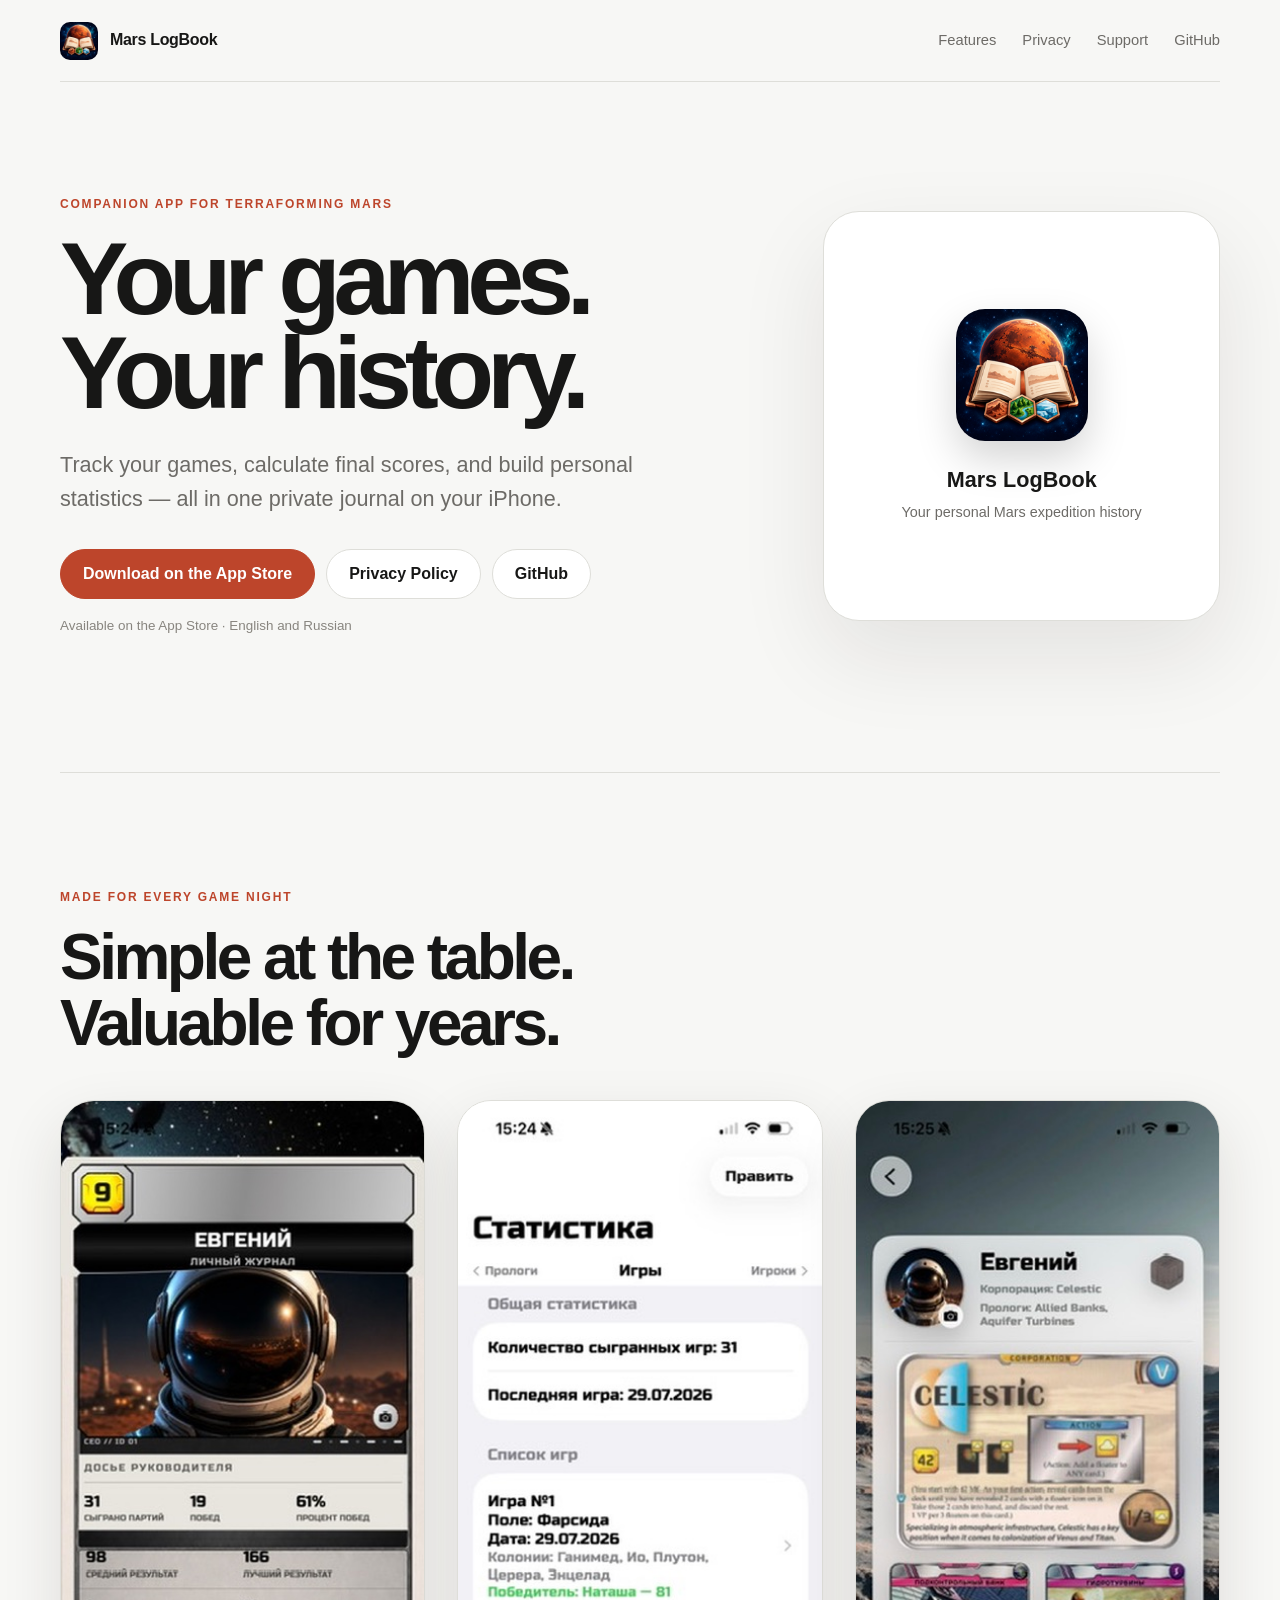
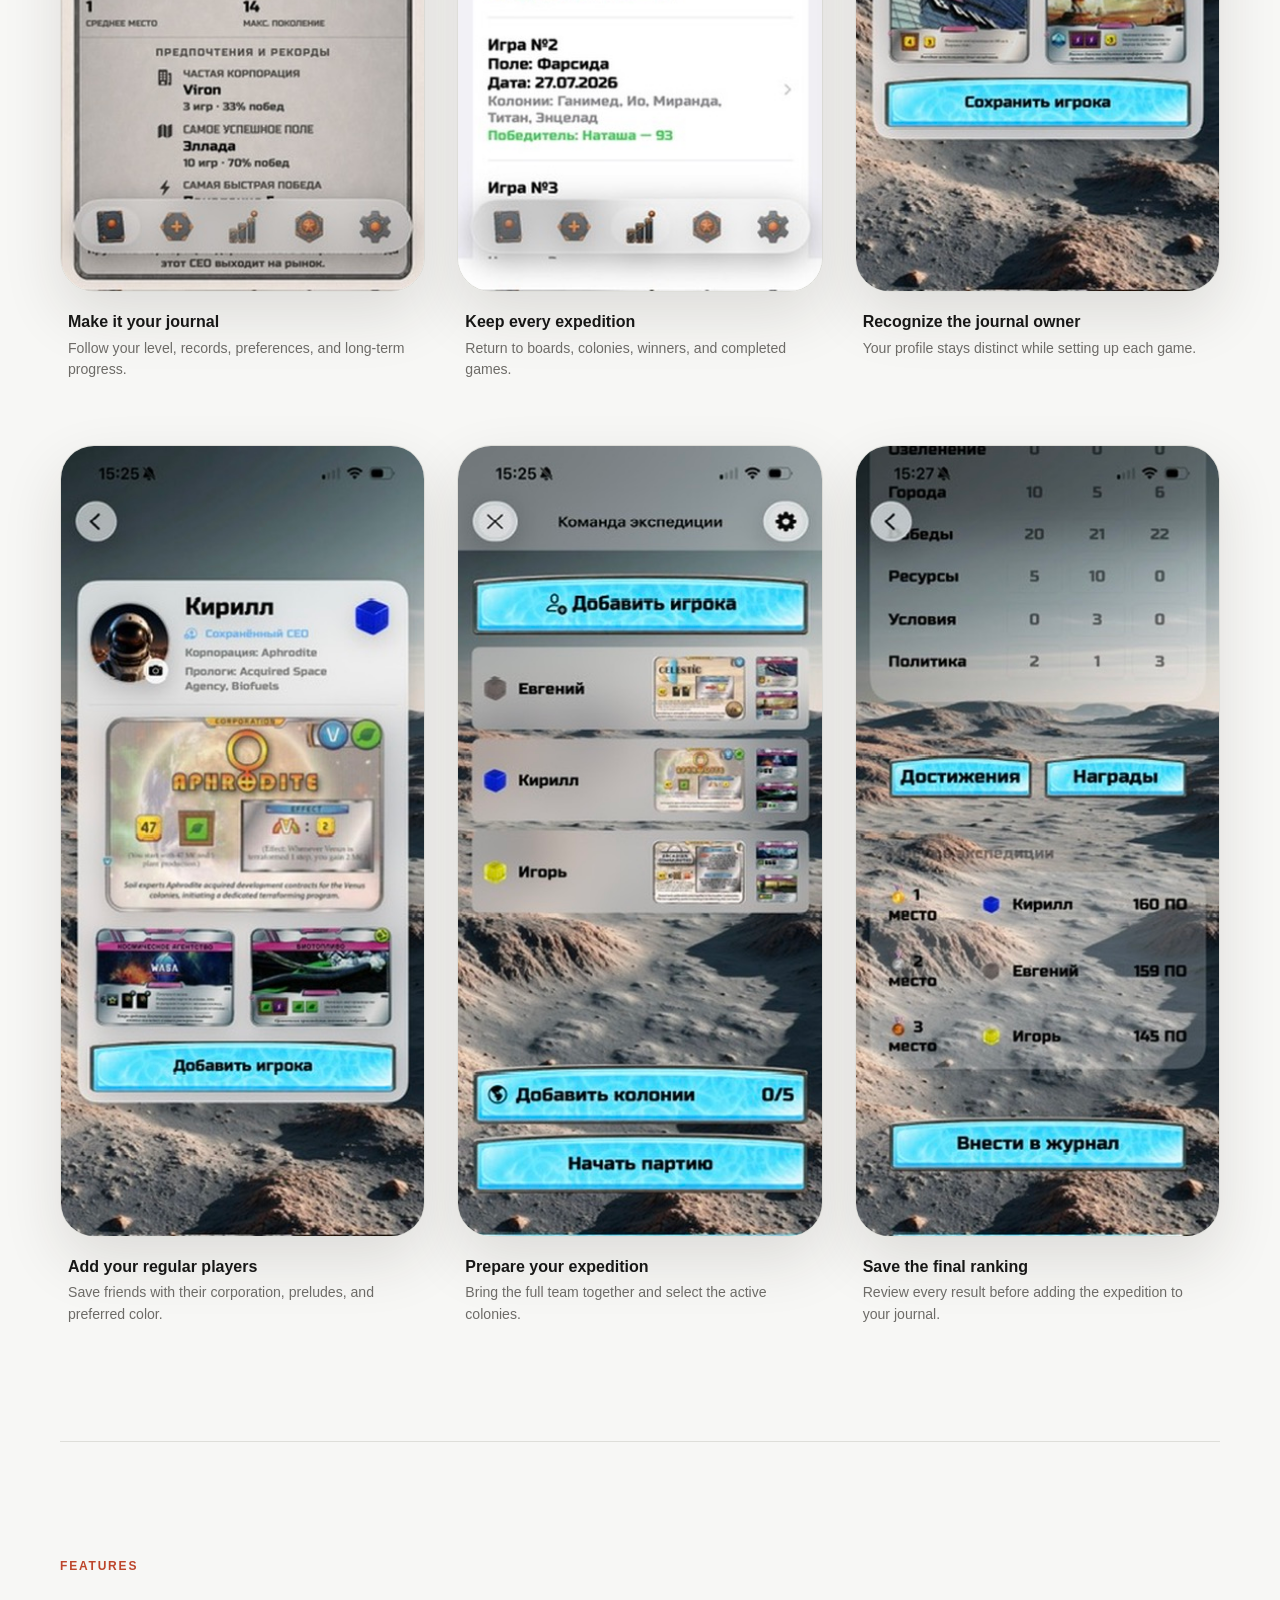
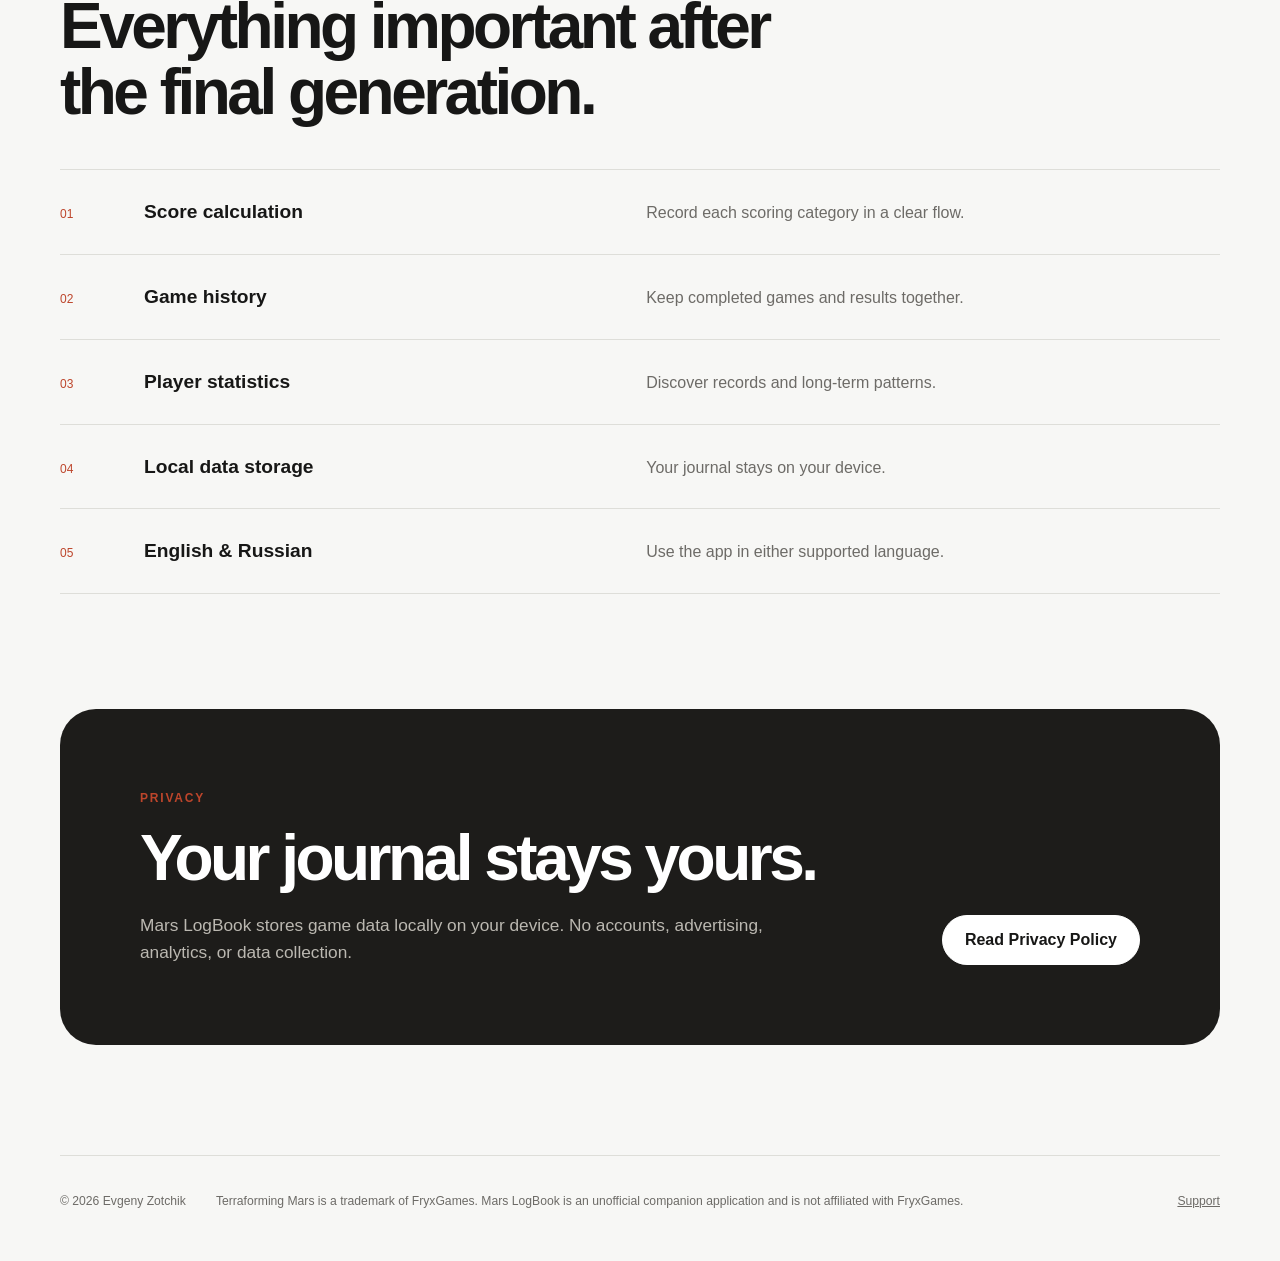
<file: docs/index.html>
<!doctype html>
<html lang="en">
<head>
  <meta charset="utf-8">
  <meta name="viewport" content="width=device-width, initial-scale=1">
  <meta name="description" content="Mars LogBook is an iPhone companion app for recording, scoring, and exploring your Terraforming Mars games.">
  <meta name="theme-color" content="#f7f7f5">
  <title>Mars LogBook — Personal Terraforming Mars journal</title>
  <link rel="icon" href="favicon.png" type="image/png">
  <link rel="stylesheet" href="style.css">
</head>
<body>
  <header class="site-header">
    <a class="brand" href="index.html">
      <img src="favicon.png" width="38" height="38" alt="">
      <span>Mars LogBook</span>
    </a>
    <nav aria-label="Main navigation">
      <a href="#features">Features</a>
      <a href="privacy.html">Privacy</a>
      <a href="support.html">Support</a>
      <a href="https://github.com/Leprikon-cmd/MarsConquest">GitHub</a>
    </nav>
  </header>

  <main>
    <section class="hero">
      <div class="hero-copy">
        <p class="eyebrow">Companion app for Terraforming Mars</p>
        <h1>Your games.<br>Your history.</h1>
        <p class="lead">Track your games, calculate final scores, and build personal statistics — all in one private journal on your iPhone.</p>
        <div class="actions">
          <a class="button button-primary" href="https://apps.apple.com/tr/app/mars-logbook/id6760551286">Download on the App Store</a>
          <a class="button button-secondary" href="privacy.html">Privacy Policy</a>
          <a class="button button-secondary" href="https://github.com/Leprikon-cmd/MarsConquest">GitHub</a>
        </div>
        <p class="availability">Available on the App Store · English and Russian</p>
      </div>
      <div class="app-preview" aria-label="Mars LogBook app preview">
        <img src="favicon.png" width="132" height="132" alt="Mars LogBook app icon">
        <p>Mars LogBook</p>
        <span>Your personal Mars expedition history</span>
      </div>
    </section>

    <section class="screenshots" aria-labelledby="screenshots-title">
      <div class="section-heading">
        <p class="eyebrow">Made for every game night</p>
        <h2 id="screenshots-title">Simple at the table.<br>Valuable for years.</h2>
      </div>
      <div class="screenshot-grid">
        <figure>
          <img src="screenshots/personal-log.jpg" alt="Personal Log screen with the journal owner's profile, level, win rate, records, and navigation" loading="lazy">
          <figcaption><strong>Make it your journal</strong><span>Follow your level, records, preferences, and long-term progress.</span></figcaption>
        </figure>
        <figure>
          <img src="screenshots/statistics.jpg" alt="Statistics screen with completed games, boards, colonies, dates, and winners" loading="lazy">
          <figcaption><strong>Keep every expedition</strong><span>Return to boards, colonies, winners, and completed games.</span></figcaption>
        </figure>
        <figure>
          <img src="screenshots/owner-player-card.jpg" alt="Journal owner player card with avatar, corporation, preludes, and save button" loading="lazy">
          <figcaption><strong>Recognize the journal owner</strong><span>Your profile stays distinct while setting up each game.</span></figcaption>
        </figure>
        <figure>
          <img src="screenshots/add-player.jpg" alt="Add Player screen with avatar, corporation, two preludes, and add button" loading="lazy">
          <figcaption><strong>Add your regular players</strong><span>Save friends with their corporation, preludes, and preferred color.</span></figcaption>
        </figure>
        <figure>
          <img src="screenshots/expedition-team.jpg" alt="Expedition Team screen with three players, corporations, preludes, and colony selection" loading="lazy">
          <figcaption><strong>Prepare your expedition</strong><span>Bring the full team together and select the active colonies.</span></figcaption>
        </figure>
        <figure>
          <img src="screenshots/final-ranking.jpg" alt="Final ranking screen with three players, victory points, and save-to-journal button" loading="lazy">
          <figcaption><strong>Save the final ranking</strong><span>Review every result before adding the expedition to your journal.</span></figcaption>
        </figure>
      </div>
    </section>

    <section class="features" id="features">
      <div class="section-heading">
        <p class="eyebrow">Features</p>
        <h2>Everything important after the final generation.</h2>
      </div>
      <ul class="feature-list">
        <li><span>01</span><strong>Score calculation</strong><p>Record each scoring category in a clear flow.</p></li>
        <li><span>02</span><strong>Game history</strong><p>Keep completed games and results together.</p></li>
        <li><span>03</span><strong>Player statistics</strong><p>Discover records and long-term patterns.</p></li>
        <li><span>04</span><strong>Local data storage</strong><p>Your journal stays on your device.</p></li>
        <li><span>05</span><strong>English & Russian</strong><p>Use the app in either supported language.</p></li>
      </ul>
    </section>

    <section class="privacy-card">
      <div>
        <p class="eyebrow">Privacy</p>
        <h2>Your journal stays yours.</h2>
        <p>Mars LogBook stores game data locally on your device. No accounts, advertising, analytics, or data collection.</p>
      </div>
      <a class="button button-light" href="privacy.html">Read Privacy Policy</a>
    </section>
  </main>

  <footer>
    <p>© 2026 Evgeny Zotchik</p>
    <p>Terraforming Mars is a trademark of FryxGames. Mars LogBook is an unofficial companion application and is not affiliated with FryxGames.</p>
    <a href="support.html">Support</a>
  </footer>
</body>
</html>
</file>
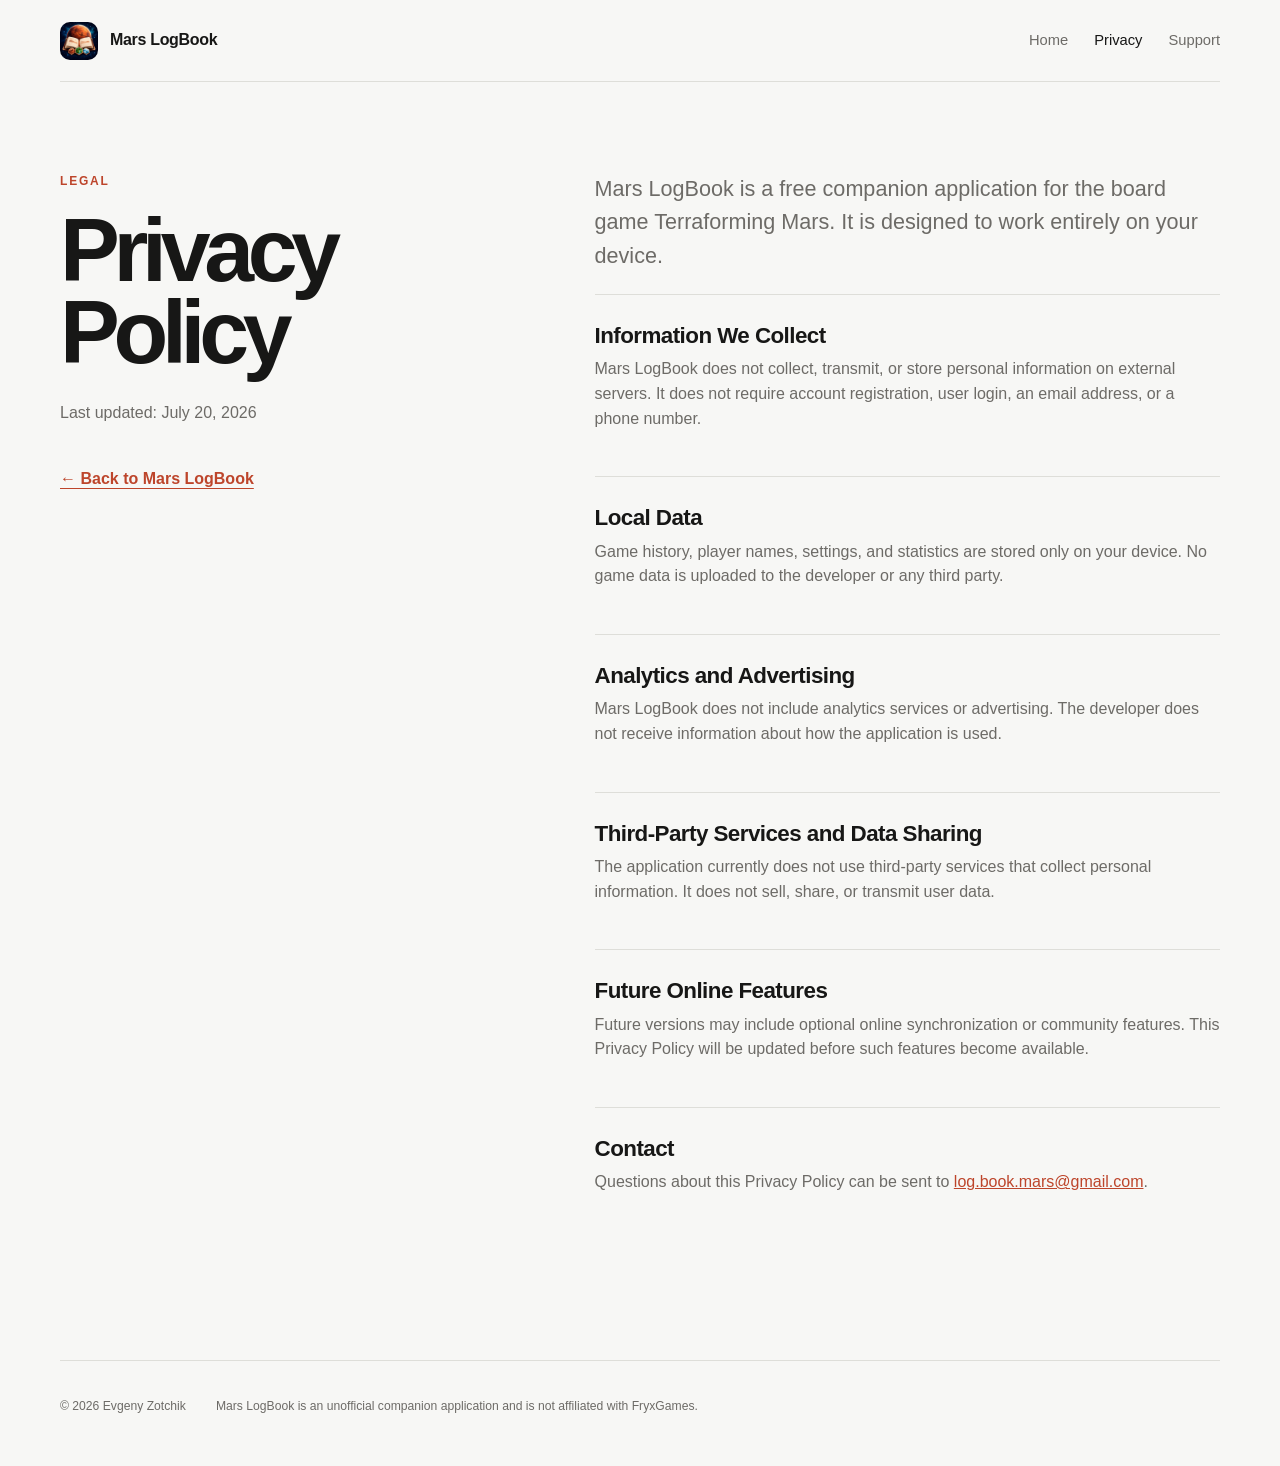
<file: docs/privacy.html>
<!doctype html>
<html lang="en">
<head>
  <meta charset="utf-8">
  <meta name="viewport" content="width=device-width, initial-scale=1">
  <meta name="description" content="Privacy Policy for Mars LogBook.">
  <meta name="theme-color" content="#f7f7f5">
  <title>Privacy Policy — Mars LogBook</title>
  <link rel="icon" href="favicon.png" type="image/png">
  <link rel="stylesheet" href="style.css">
</head>
<body>
  <header class="site-header">
    <a class="brand" href="index.html">
      <img src="favicon.png" width="38" height="38" alt="">
      <span>Mars LogBook</span>
    </a>
    <nav aria-label="Main navigation">
      <a href="index.html">Home</a>
      <a href="privacy.html" aria-current="page">Privacy</a>
      <a href="support.html">Support</a>
    </nav>
  </header>

  <main class="policy-layout">
    <aside class="policy-heading">
      <p class="eyebrow">Legal</p>
      <h1>Privacy<br>Policy</h1>
      <p>Last updated: July 20, 2026</p>
      <a class="back-link" href="index.html">← Back to Mars LogBook</a>
    </aside>
    <article class="policy-content">
      <p class="policy-lead">Mars LogBook is a free companion application for the board game Terraforming Mars. It is designed to work entirely on your device.</p>
      <section><h2>Information We Collect</h2><p>Mars LogBook does not collect, transmit, or store personal information on external servers. It does not require account registration, user login, an email address, or a phone number.</p></section>
      <section><h2>Local Data</h2><p>Game history, player names, settings, and statistics are stored only on your device. No game data is uploaded to the developer or any third party.</p></section>
      <section><h2>Analytics and Advertising</h2><p>Mars LogBook does not include analytics services or advertising. The developer does not receive information about how the application is used.</p></section>
      <section><h2>Third-Party Services and Data Sharing</h2><p>The application currently does not use third-party services that collect personal information. It does not sell, share, or transmit user data.</p></section>
      <section><h2>Future Online Features</h2><p>Future versions may include optional online synchronization or community features. This Privacy Policy will be updated before such features become available.</p></section>
      <section><h2>Contact</h2><p>Questions about this Privacy Policy can be sent to <a href="mailto:log.book.mars@gmail.com">log.book.mars@gmail.com</a>.</p></section>
    </article>
  </main>

  <footer>
    <p>© 2026 Evgeny Zotchik</p>
    <p>Mars LogBook is an unofficial companion application and is not affiliated with FryxGames.</p>
  </footer>
</body>
</html>
</file>
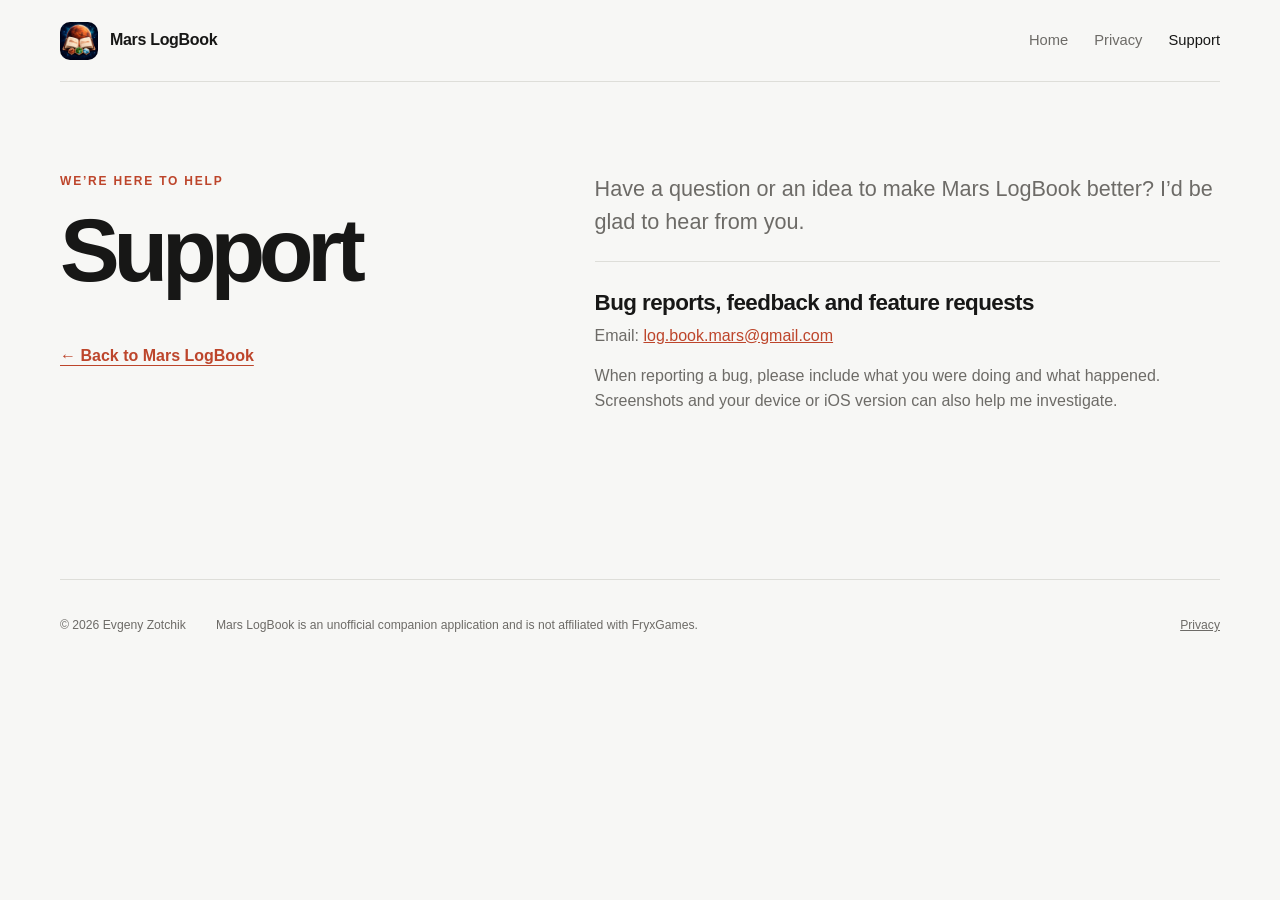
<file: docs/support.html>
<!doctype html>
<html lang="en">
<head>
  <meta charset="utf-8">
  <meta name="viewport" content="width=device-width, initial-scale=1">
  <meta name="description" content="Contact Mars LogBook support to report a bug, share feedback, or request a feature.">
  <meta name="theme-color" content="#f7f7f5">
  <title>Support — Mars LogBook</title>
  <link rel="icon" href="favicon.png" type="image/png">
  <link rel="stylesheet" href="style.css">
</head>
<body>
  <header class="site-header">
    <a class="brand" href="index.html">
      <img src="favicon.png" width="38" height="38" alt="">
      <span>Mars LogBook</span>
    </a>
    <nav aria-label="Main navigation">
      <a href="index.html">Home</a>
      <a href="privacy.html">Privacy</a>
      <a href="support.html" aria-current="page">Support</a>
    </nav>
  </header>

  <main class="policy-layout support-layout">
    <aside class="policy-heading">
      <p class="eyebrow">We’re here to help</p>
      <h1>Support</h1>
      <a class="back-link" href="index.html">← Back to Mars LogBook</a>
    </aside>
    <article class="policy-content support-content">
      <p class="policy-lead">Have a question or an idea to make Mars LogBook better? I’d be glad to hear from you.</p>
      <section>
        <h2>Bug reports, feedback and feature requests</h2>
        <p>Email: <a href="mailto:log.book.mars@gmail.com">log.book.mars@gmail.com</a></p>
        <p>When reporting a bug, please include what you were doing and what happened. Screenshots and your device or iOS version can also help me investigate.</p>
      </section>
    </article>
  </main>

  <footer>
    <p>© 2026 Evgeny Zotchik</p>
    <p>Mars LogBook is an unofficial companion application and is not affiliated with FryxGames.</p>
    <a href="privacy.html">Privacy</a>
  </footer>
</body>
</html>
</file>
<file: docs/style.css>
:root {
  --background: #f7f7f5;
  --surface: #ffffff;
  --text: #171716;
  --muted: #6d6b67;
  --line: #deded9;
  --mars: #bd452b;
  --dark: #1d1c1a;
  --max-width: 1160px;
}

* { box-sizing: border-box; }
html { scroll-behavior: smooth; }
body { margin: 0; background: var(--background); color: var(--text); font: 16px/1.55 -apple-system, BlinkMacSystemFont, "SF Pro Display", "Segoe UI", sans-serif; }
a { color: inherit; }
.site-header, main, footer { width: min(calc(100% - 40px), var(--max-width)); margin-inline: auto; }
.site-header { min-height: 82px; display: flex; align-items: center; justify-content: space-between; border-bottom: 1px solid var(--line); }
.brand { display: flex; align-items: center; gap: 12px; font-weight: 700; text-decoration: none; letter-spacing: -.02em; }
.brand img { border-radius: 10px; }
nav { display: flex; gap: 26px; }
nav a { color: var(--muted); font-size: .92rem; text-decoration: none; }
nav a:hover, nav a[aria-current="page"] { color: var(--text); }
h1, h2, p { margin-top: 0; }
h1 { margin-bottom: 28px; font-size: clamp(3.8rem, 8vw, 7.2rem); line-height: .92; letter-spacing: -.07em; }
h2 { margin-bottom: 44px; font-size: clamp(2.4rem, 5vw, 4.2rem); line-height: 1.03; letter-spacing: -.055em; }
.eyebrow { margin-bottom: 18px; color: var(--mars); font-size: .75rem; font-weight: 750; letter-spacing: .15em; text-transform: uppercase; }
.hero { min-height: 690px; display: grid; grid-template-columns: 1.25fr .75fr; align-items: center; gap: clamp(50px, 8vw, 110px); padding: 88px 0 110px; }
.lead { max-width: 680px; margin-bottom: 34px; color: var(--muted); font-size: clamp(1.1rem, 2vw, 1.35rem); }
.actions { display: flex; flex-wrap: wrap; gap: 11px; }
.button { min-height: 50px; display: inline-flex; align-items: center; justify-content: center; padding: 0 22px; border: 1px solid var(--line); border-radius: 999px; font-weight: 680; text-decoration: none; transition: transform .15s ease; }
.button:hover { transform: translateY(-2px); }
.button-primary { border-color: var(--mars); background: var(--mars); color: white; }
.button-secondary { background: var(--surface); }
.availability { margin: 17px 0 0; color: #88857f; font-size: .84rem; }
.app-preview { min-height: 410px; display: flex; flex-direction: column; align-items: center; justify-content: center; padding: 40px; border: 1px solid var(--line); border-radius: 36px; background: var(--surface); box-shadow: 0 35px 90px rgba(31, 26, 20, .09); text-align: center; }
.app-preview img { margin-bottom: 22px; border-radius: 29px; box-shadow: 0 18px 40px rgba(0,0,0,.17); }
.app-preview p { margin-bottom: 5px; font-size: 1.35rem; font-weight: 720; }
.app-preview span { color: var(--muted); font-size: .9rem; }
.screenshots, .features { padding: 115px 0; border-top: 1px solid var(--line); }
.section-heading { max-width: 760px; }
.screenshot-grid { display: grid; grid-template-columns: repeat(3, 1fr); gap: clamp(42px, 5vw, 72px) clamp(16px, 3vw, 32px); align-items: start; }
.screenshot-grid figure { margin: 0; }
.screenshot-grid img { display: block; width: 100%; height: auto; border: 1px solid var(--line); border-radius: 34px; box-shadow: 0 24px 60px rgba(40,35,28,.12); }
.screenshot-grid figcaption { display: flex; flex-direction: column; gap: 3px; padding: 18px 8px 0; }
.screenshot-grid figcaption strong { font-size: 1rem; }
.screenshot-grid figcaption span { color: var(--muted); font-size: .88rem; }
.feature-list { margin: 0; padding: 0; list-style: none; border-top: 1px solid var(--line); }
.feature-list li { display: grid; grid-template-columns: 60px 1fr 1.2fr; gap: 24px; align-items: baseline; padding: 27px 0; border-bottom: 1px solid var(--line); }
.feature-list li > span { color: var(--mars); font-size: .75rem; }
.feature-list strong { font-size: 1.2rem; }
.feature-list p { margin: 0; color: var(--muted); }
.privacy-card { display: grid; grid-template-columns: 1fr auto; gap: 60px; align-items: end; margin-bottom: 110px; padding: clamp(38px, 7vw, 80px); border-radius: 36px; background: var(--dark); color: white; }
.privacy-card h2 { margin-bottom: 20px; }
.privacy-card div > p:last-child { max-width: 650px; margin-bottom: 0; color: #bbb8b1; font-size: 1.08rem; }
.button-light { border-color: white; background: white; color: var(--text); white-space: nowrap; }
.policy-layout { display: grid; grid-template-columns: .65fr 1fr; gap: clamp(60px, 10vw, 140px); padding: 90px 0 120px; }
.policy-heading { position: sticky; top: 40px; align-self: start; }
.policy-heading h1 { font-size: clamp(3.5rem, 7vw, 6rem); }
.policy-heading > p:not(.eyebrow) { color: var(--muted); }
.back-link { display: inline-block; margin-top: 25px; color: var(--mars); font-weight: 650; text-underline-offset: 4px; }
.policy-content { max-width: 720px; }
.policy-lead { font-size: 1.35rem; }
.policy-content section { padding: 29px 0; border-top: 1px solid var(--line); }
.policy-content h2 { margin-bottom: 10px; font-size: 1.4rem; letter-spacing: -.025em; }
.policy-content p { color: var(--muted); }
.policy-content a { color: var(--mars); }
footer { display: grid; grid-template-columns: auto 1fr auto; gap: 30px; padding: 36px 0 50px; border-top: 1px solid var(--line); color: var(--muted); font-size: .76rem; }
footer p { margin: 0; }

@media (max-width: 800px) {
  .hero { grid-template-columns: 1fr; padding-top: 70px; }
  .app-preview { min-height: 340px; }
  .screenshot-grid { grid-template-columns: repeat(2, 1fr); gap: 48px 18px; }
  .privacy-card { grid-template-columns: 1fr; align-items: start; }
  .policy-layout { grid-template-columns: 1fr; }
  .policy-heading { position: static; }
  footer { grid-template-columns: 1fr; gap: 10px; }
}

@media (max-width: 560px) {
  .site-header, main, footer { width: min(calc(100% - 28px), var(--max-width)); }
  .site-header { min-height: 70px; }
  .brand span { display: none; }
  nav { gap: 14px; }
  h1 { font-size: 3.15rem; }
  h2 { font-size: 2.7rem; }
  .actions { flex-direction: column; }
  .button { width: 100%; }
  .screenshot-grid { grid-template-columns: 1fr; gap: 22px; }
  .screenshot-grid figure { width: min(100%, 280px); margin-inline: auto; }
  .feature-list li { grid-template-columns: 42px 1fr; }
  .feature-list p { grid-column: 2; }
}
</file>
